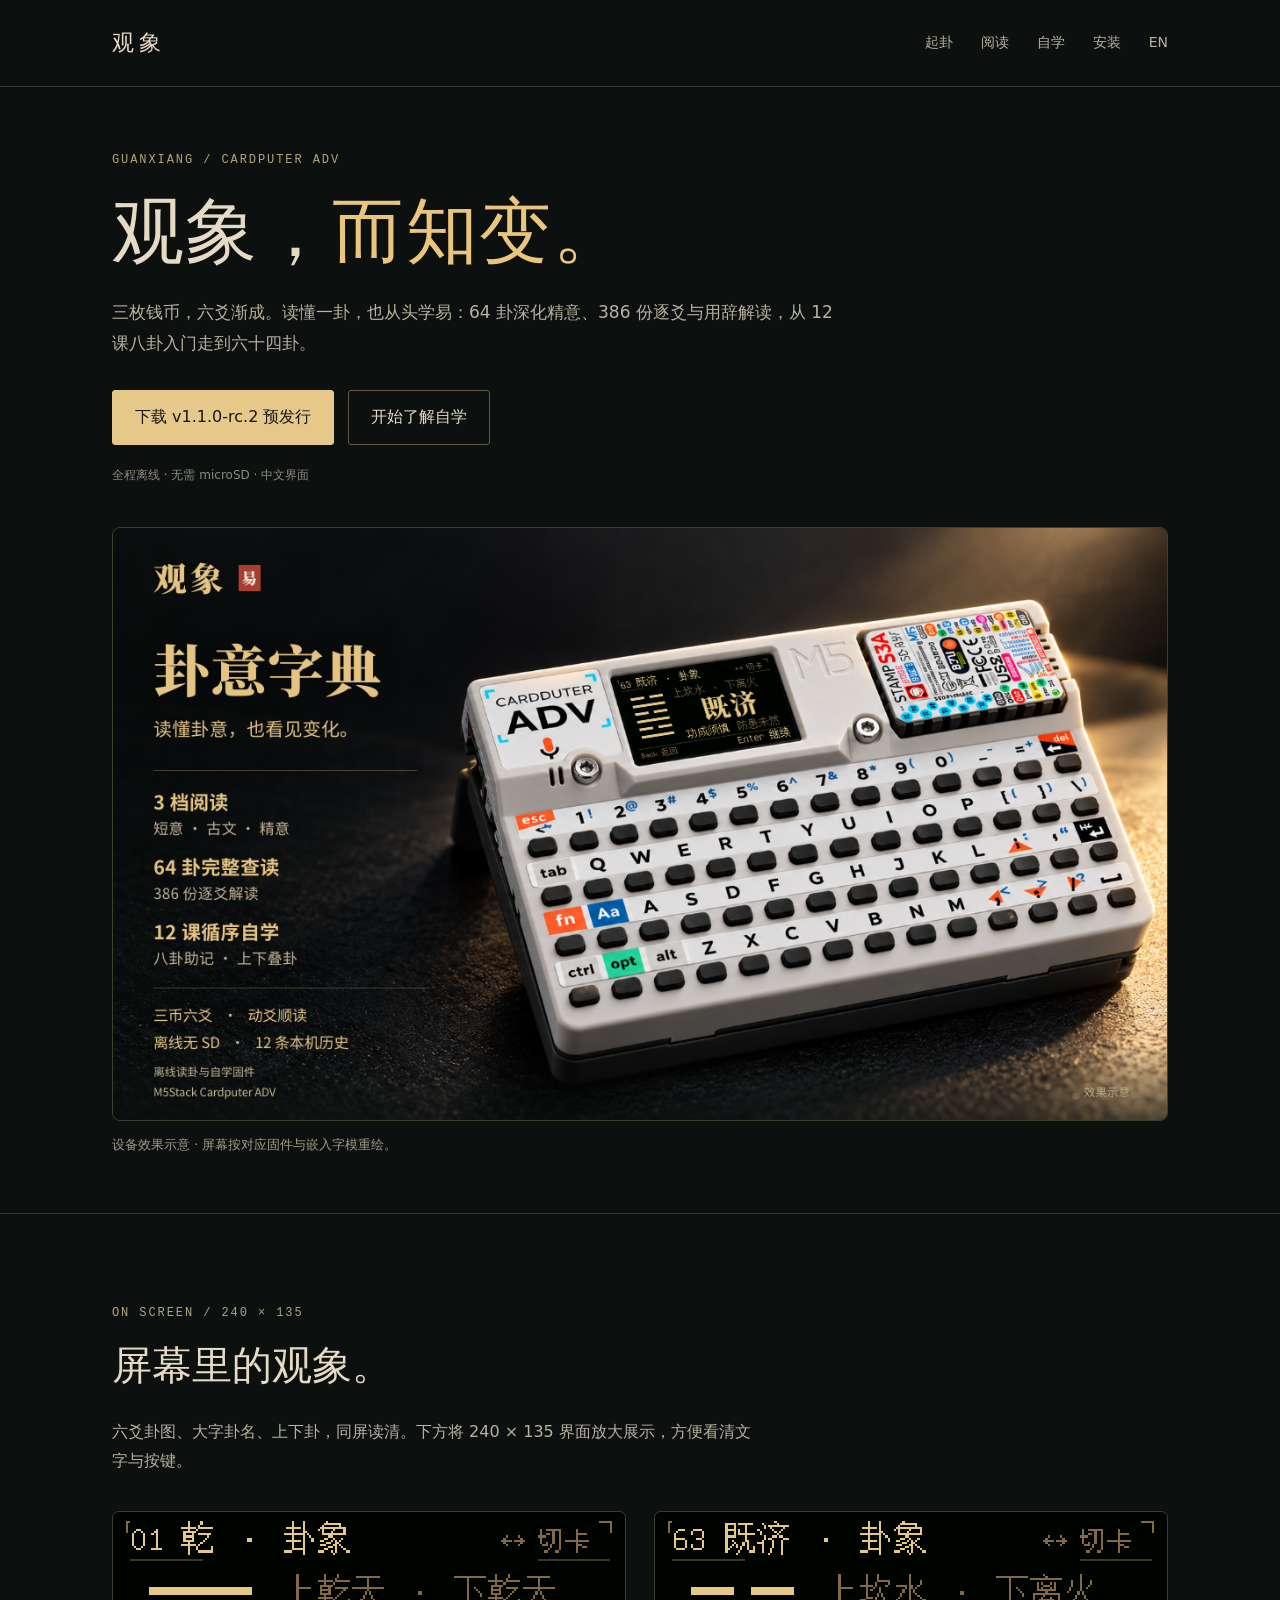
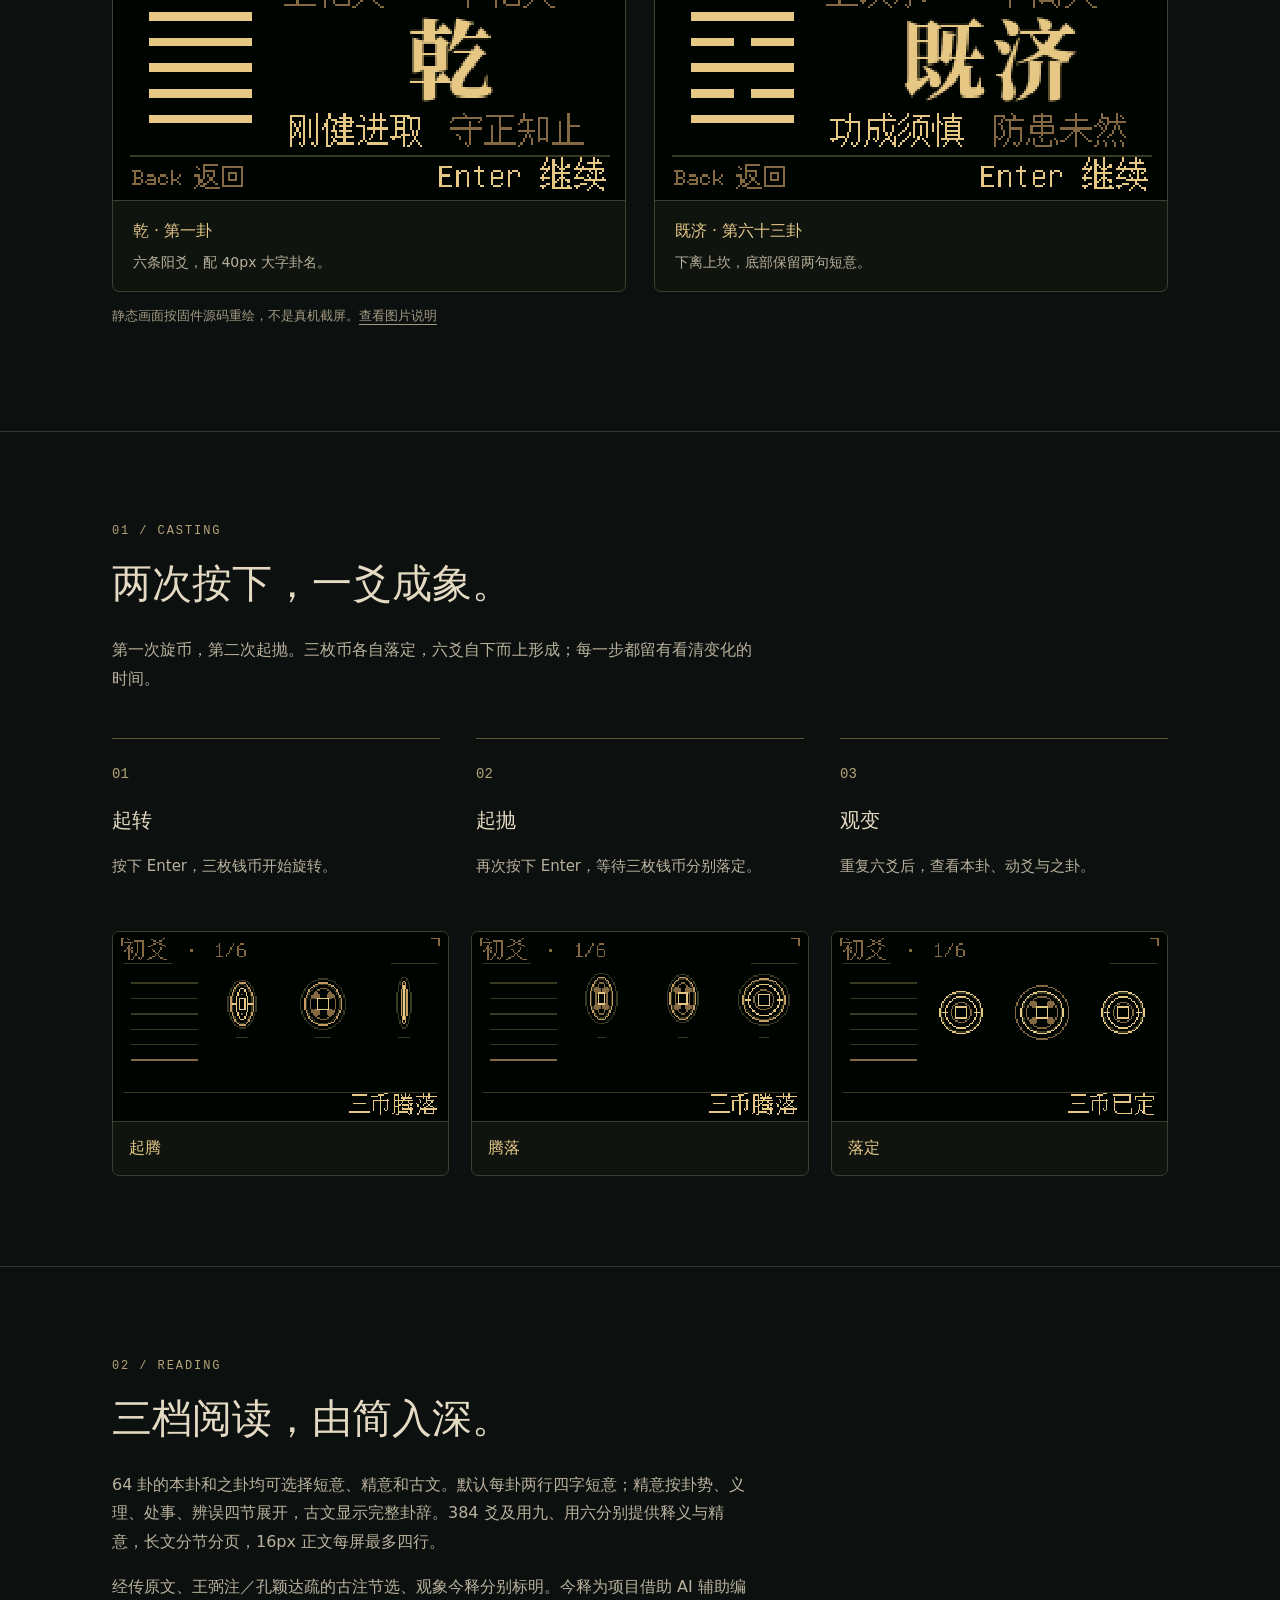
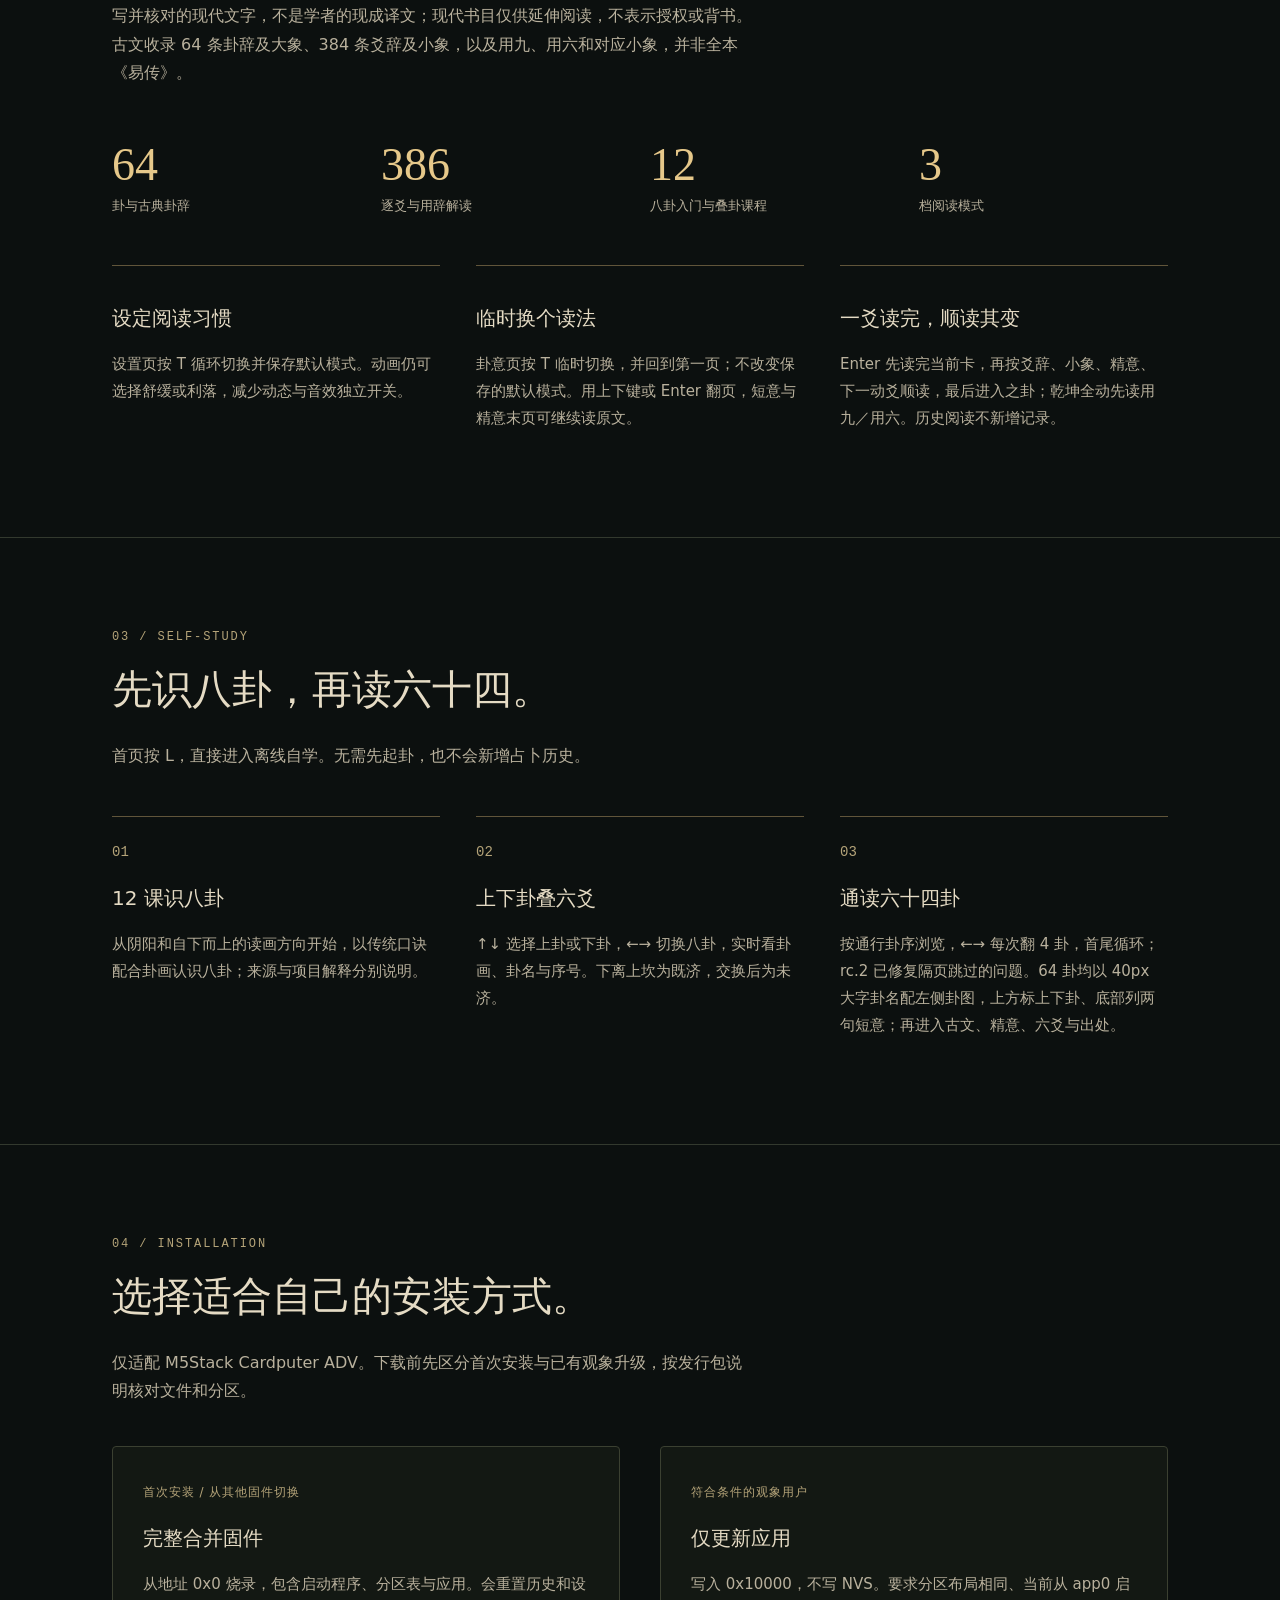
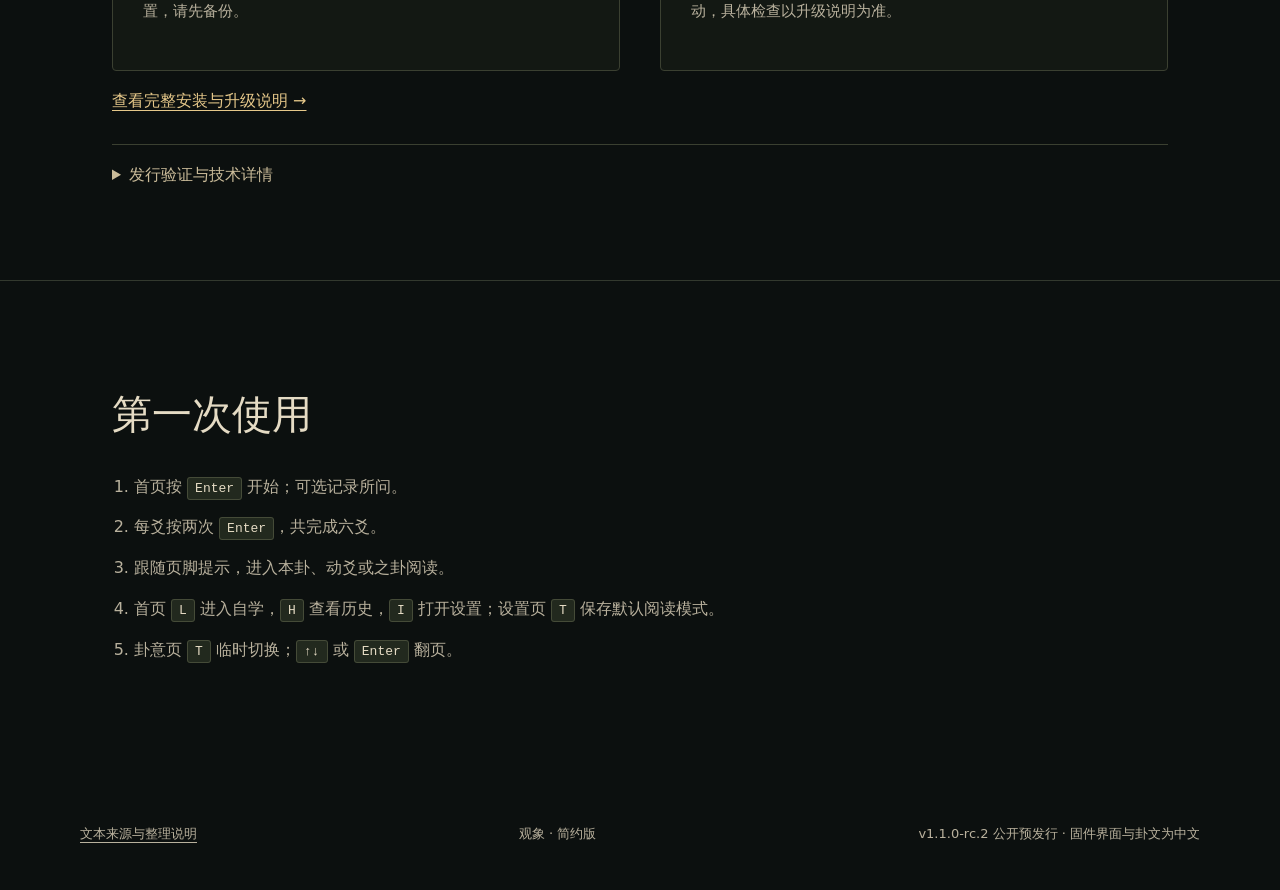
<file: docs/index.html>
<!doctype html>
<html lang="zh-CN"><head><meta charset="utf-8"><meta name="viewport" content="width=device-width,initial-scale=1"><meta name="theme-color" content="#0c100f"><meta name="description" content="面向 M5Stack Cardputer ADV 的离线三币六爻固件：64卦深化精意、386份逐爻解读与12课自学，兼有三币起卦和本机历史。"><title>观象 · 观象而知变</title><link rel="stylesheet" href="styles.css"></head><body>
<header><nav class="wrap" aria-label="Navigation"><a class="brand" href="#top">观象</a><div class="navlinks"><a class="wide" href="#casting">起卦</a><a class="wide" href="#reading">阅读</a><a class="wide" href="#study">自学</a><a class="wide" href="#install">安装</a><a href="en/" lang="en">EN</a></div></nav></header>
<main id="top"><section class="hero wrap"><div><div class="eyebrow">GUANXIANG / CARDPUTER ADV</div><h1>观象，<span>而知变。</span></h1><p class="lead">三枚钱币，六爻渐成。读懂一卦，也从头学易：64 卦深化精意、386 份逐爻与用辞解读，从 12 课八卦入门走到六十四卦。</p><div class="actions"><a class="button primary" href="https://github.com/Lyzbn/GuanXiang-Firmware/releases/tag/v1.1.0-rc.2">下载 v1.1.0-rc.2 预发行</a><a class="button" href="#study">开始了解自学</a></div><p class="meta">全程离线 · 无需 microSD · 中文界面</p></div><figure class="device-preview"><picture><source media="(max-width: 600px)" srcset="media/device-portrait.png" width="1080" height="1440"><img src="media/device-overview.png" width="1200" height="675" alt="Cardputer ADV 设备效果示意，屏幕为观象既济大字卦卡" fetchpriority="high"></picture><figcaption>设备效果示意 · 屏幕按对应固件与嵌入字模重绘。</figcaption></figure></section>
<section class="section" id="preview"><div class="wrap"><div class="intro"><div class="eyebrow">ON SCREEN / 240 × 135</div><h2>屏幕里的观象。</h2><p>六爻卦图、大字卦名、上下卦，同屏读清。下方将 240 × 135 界面放大展示，方便看清文字与按键。</p></div><div class="screen-grid"><figure class="screen-card"><img src="media/qian-native.png" width="240" height="135" alt="乾 · 第一卦" loading="lazy"><figcaption><strong>乾 · 第一卦</strong><span>六条阳爻，配 40px 大字卦名。</span></figcaption></figure><figure class="screen-card"><img src="media/jiji-native.png" width="240" height="135" alt="既济 · 第六十三卦" loading="lazy"><figcaption><strong>既济 · 第六十三卦</strong><span>下离上坎，底部保留两句短意。</span></figcaption></figure></div><p class="media-note">静态画面按固件源码重绘，不是真机截屏。<a href="https://github.com/Lyzbn/GuanXiang-Firmware/blob/main/docs/media/README.md">查看图片说明</a></p></div></section>
<section class="section" id="casting"><div class="wrap"><div class="intro"><div class="eyebrow">01 / CASTING</div><h2>两次按下，一爻成象。</h2><p>第一次旋币，第二次起抛。三枚币各自落定，六爻自下而上形成；每一步都留有看清变化的时间。</p></div><div class="grid"><article class="feature"><span class="number">01</span><h3>起转</h3><p>按下 Enter，三枚钱币开始旋转。</p></article><article class="feature"><span class="number">02</span><h3>起抛</h3><p>再次按下 Enter，等待三枚钱币分别落定。</p></article><article class="feature"><span class="number">03</span><h3>观变</h3><p>重复六爻后，查看本卦、动爻与之卦。</p></article></div><div class="screen-grid coin-grid"><figure class="screen-card"><img src="media/42-coin-rise-native.png" width="240" height="135" alt="三币：起腾" loading="lazy"><figcaption><strong>起腾</strong></figcaption></figure><figure class="screen-card"><img src="media/43-coin-apex-native.png" width="240" height="135" alt="三币：腾落" loading="lazy"><figcaption><strong>腾落</strong></figcaption></figure><figure class="screen-card"><img src="media/48-coin-settled-native.png" width="240" height="135" alt="三币：落定" loading="lazy"><figcaption><strong>落定</strong></figcaption></figure></div></div></section>
<section class="section" id="reading"><div class="wrap"><div class="intro"><div class="eyebrow">02 / READING</div><h2>三档阅读，由简入深。</h2><p>64 卦的本卦和之卦均可选择短意、精意和古文。默认每卦两行四字短意；精意按卦势、义理、处事、辨误四节展开，古文显示完整卦辞。384 爻及用九、用六分别提供释义与精意，长文分节分页，16px 正文每屏最多四行。</p><p>经传原文、王弼注／孔颖达疏的古注节选、观象今释分别标明。今释为项目借助 AI 辅助编写并核对的现代文字，不是学者的现成译文；现代书目仅供延伸阅读，不表示授权或背书。古文收录 64 条卦辞及大象、384 条爻辞及小象，以及用九、用六和对应小象，并非全本《易传》。</p></div><div class="facts"><div class="fact"><strong>64</strong><span>卦与古典卦辞</span></div><div class="fact"><strong>386</strong><span>逐爻与用辞解读</span></div><div class="fact"><strong>12</strong><span>八卦入门与叠卦课程</span></div><div class="fact"><strong>3</strong><span>档阅读模式</span></div></div><div class="grid"><article class="feature"><h3>设定阅读习惯</h3><p>设置页按 T 循环切换并保存默认模式。动画仍可选择舒缓或利落，减少动态与音效独立开关。</p></article><article class="feature"><h3>临时换个读法</h3><p>卦意页按 T 临时切换，并回到第一页；不改变保存的默认模式。用上下键或 Enter 翻页，短意与精意末页可继续读原文。</p></article><article class="feature"><h3>一爻读完，顺读其变</h3><p>Enter 先读完当前卡，再按爻辞、小象、精意、下一动爻顺读，最后进入之卦；乾坤全动先读用九／用六。历史阅读不新增记录。</p></article></div></div></section>
<section class="section" id="study"><div class="wrap"><div class="intro"><div class="eyebrow">03 / SELF-STUDY</div><h2>先识八卦，再读六十四。</h2><p>首页按 L，直接进入离线自学。无需先起卦，也不会新增占卜历史。</p></div><div class="grid"><article class="feature"><span class="number">01</span><h3>12 课识八卦</h3><p>从阴阳和自下而上的读画方向开始，以传统口诀配合卦画认识八卦；来源与项目解释分别说明。</p></article><article class="feature"><span class="number">02</span><h3>上下卦叠六爻</h3><p>↑↓ 选择上卦或下卦，←→ 切换八卦，实时看卦画、卦名与序号。下离上坎为既济，交换后为未济。</p></article><article class="feature"><span class="number">03</span><h3>通读六十四卦</h3><p>按通行卦序浏览，←→ 每次翻 4 卦，首尾循环；rc.2 已修复隔页跳过的问题。64 卦均以 40px 大字卦名配左侧卦图，上方标上下卦、底部列两句短意；再进入古文、精意、六爻与出处。</p></article></div></div></section>
<section class="section" id="install"><div class="wrap"><div class="intro"><div class="eyebrow">04 / INSTALLATION</div><h2>选择适合自己的安装方式。</h2><p>仅适配 M5Stack Cardputer ADV。下载前先区分首次安装与已有观象升级，按发行包说明核对文件和分区。</p></div><div class="install"><article class="card"><span class="tag">首次安装 / 从其他固件切换</span><h3>完整合并固件</h3><p>从地址 0x0 烧录，包含启动程序、分区表与应用。会重置历史和设置，请先备份。</p></article><article class="card"><span class="tag">符合条件的观象用户</span><h3>仅更新应用</h3><p>写入 0x10000，不写 NVS。要求分区布局相同、当前从 app0 启动，具体检查以升级说明为准。</p></article></div><p><a class="text-link" href="https://github.com/Lyzbn/GuanXiang-Firmware/blob/main/INSTALL.md">查看完整安装与升级说明 →</a></p><details class="validation"><summary>发行验证与技术详情</summary><p class="notice">v1.1.0-rc.2 修复自学目录翻页；修复提交 96057ad，固定源码 CI 40195260690 使用同树提交 fd68d201 并通过。239,345 项原生检查全部通过；自学 5,362 个布局／34,342 个边界无错误。选定 Linux 应用为 1,567,664 字节。仅写 app0、独立 Flash 核验、NVS 保留及 20 秒启动烟测通过；用户确认启动、旧数据保留、目录首尾正反翻页和第 64 卦打开返回正常。完整起卦与 USB／电池冷启动为 rc.1 的历史验收，本轮未重测。当前仍为预发行，源码版本元数据保留 1.1.0-dev。</p></details></div></section>
<section class="section"><div class="wrap"><h2>第一次使用</h2><ol><li>首页按 <kbd>Enter</kbd> 开始；可选记录所问。</li><li>每爻按两次 <kbd>Enter</kbd>，共完成六爻。</li><li>跟随页脚提示，进入本卦、动爻或之卦阅读。</li><li>首页 <kbd>L</kbd> 进入自学，<kbd>H</kbd> 查看历史，<kbd>I</kbd> 打开设置；设置页 <kbd>T</kbd> 保存默认阅读模式。</li><li>卦意页 <kbd>T</kbd> 临时切换；<kbd>↑↓</kbd> 或 <kbd>Enter</kbd> 翻页。</li></ol></div></section></main>
<footer class="footer wrap"><div class="footer-inner"><p><a href="https://github.com/Lyzbn/GuanXiang-Firmware/blob/main/TEXT_SOURCES.md">文本来源与整理说明</a></p><p>观象 · 简约版</p><p>v1.1.0-rc.2 公开预发行 · 固件界面与卦文为中文</p></div></footer></body></html>
</file>
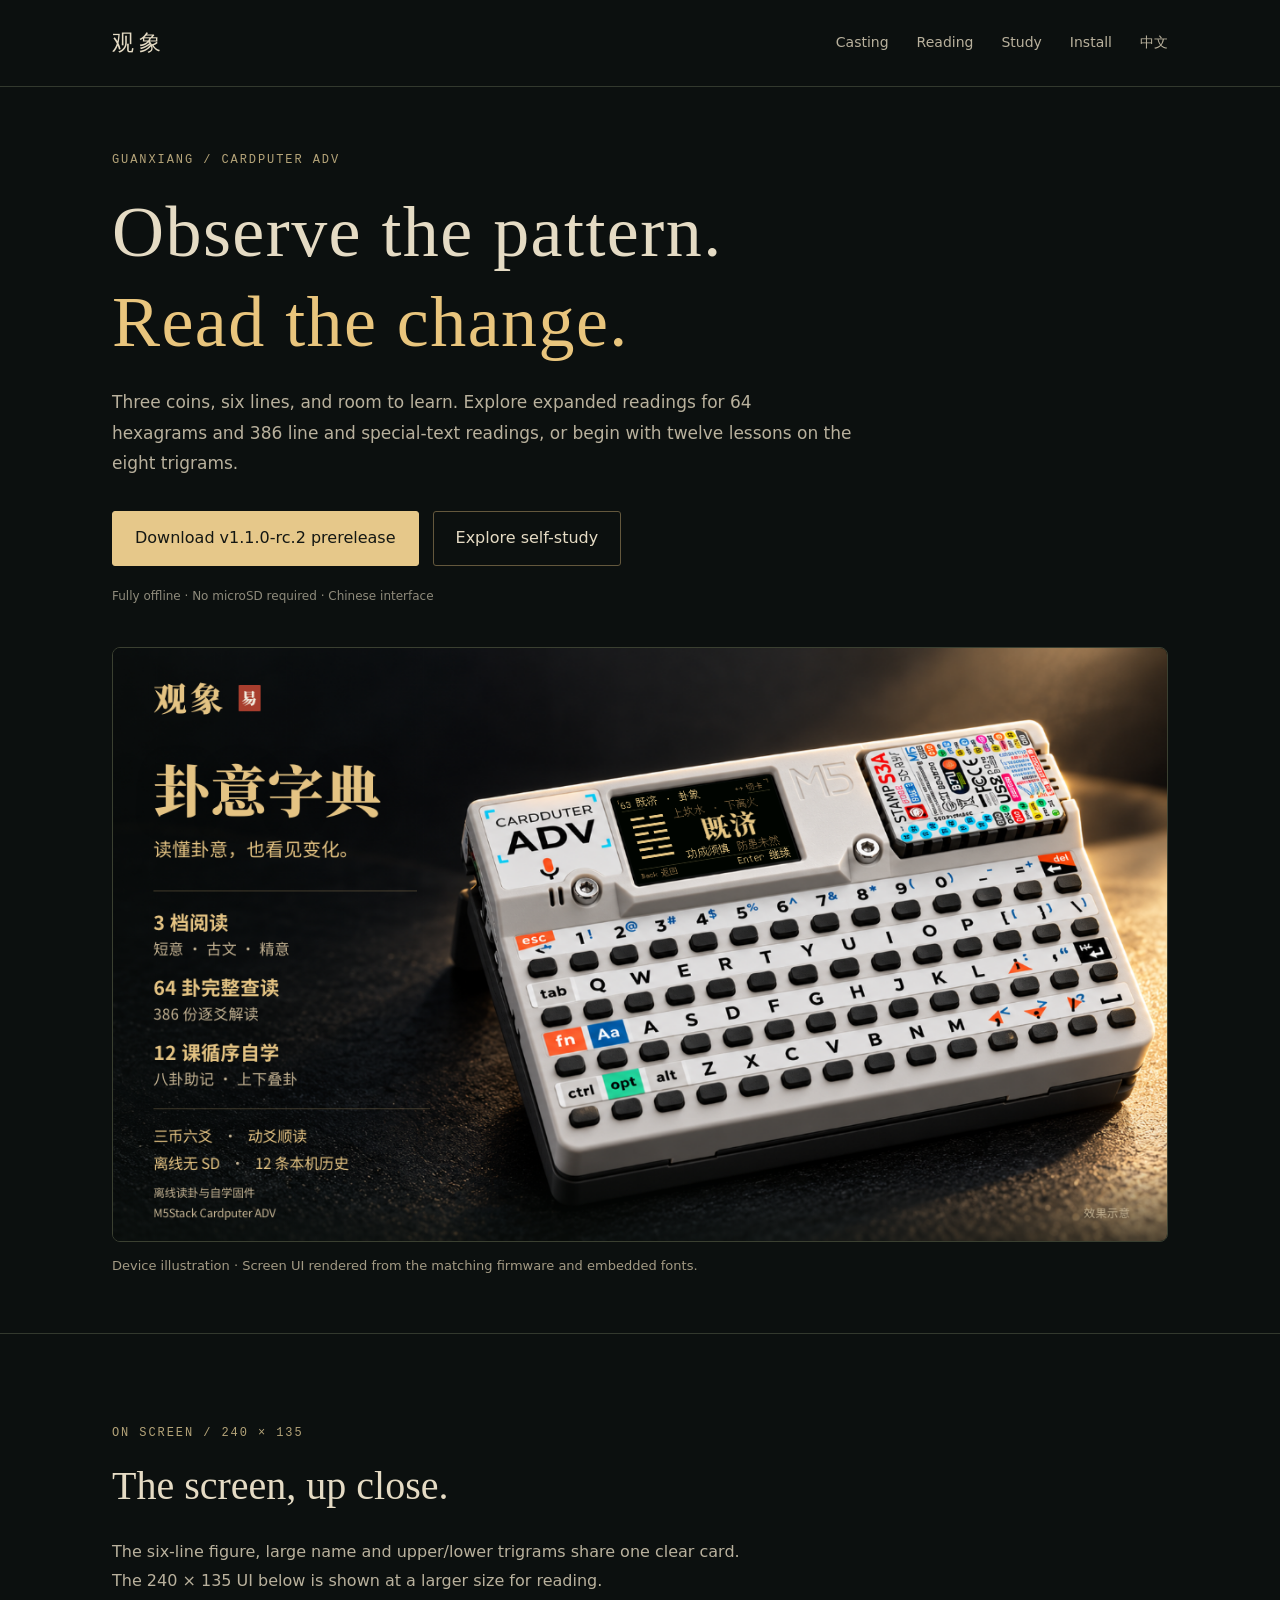
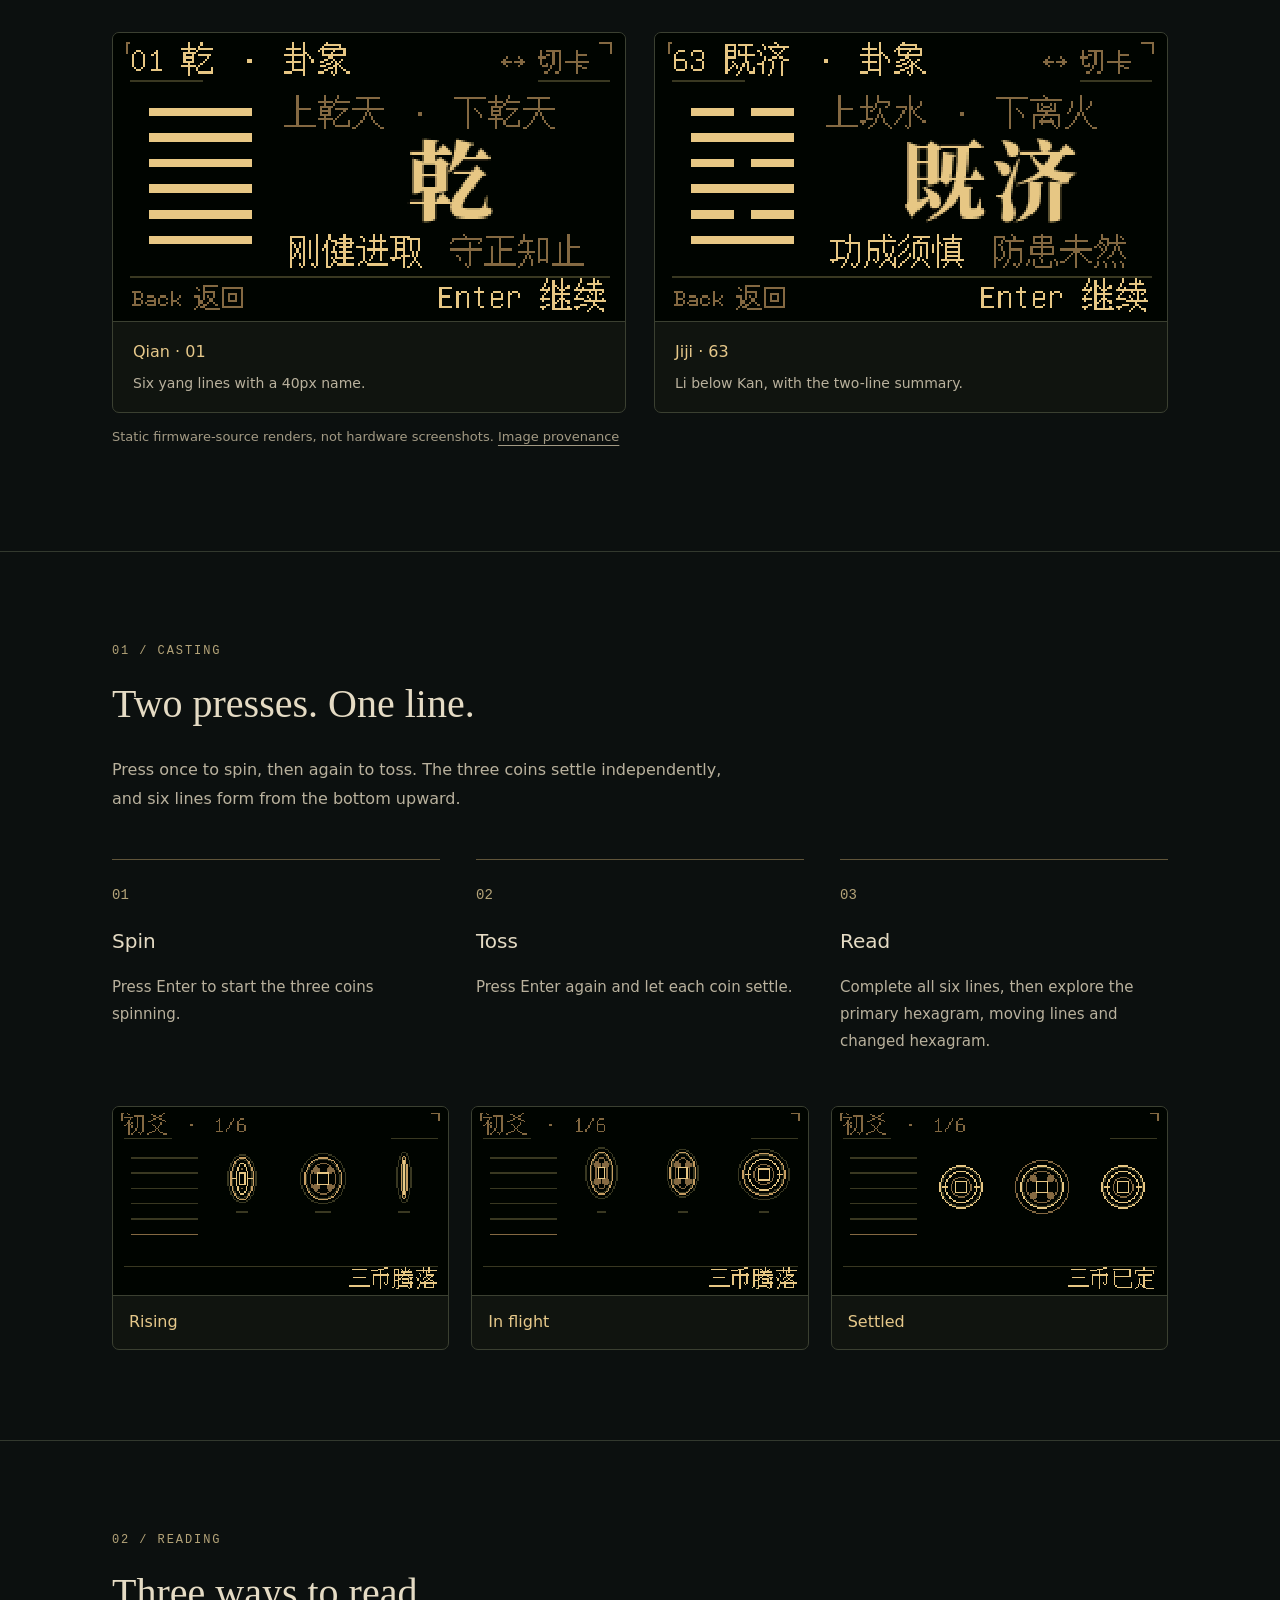
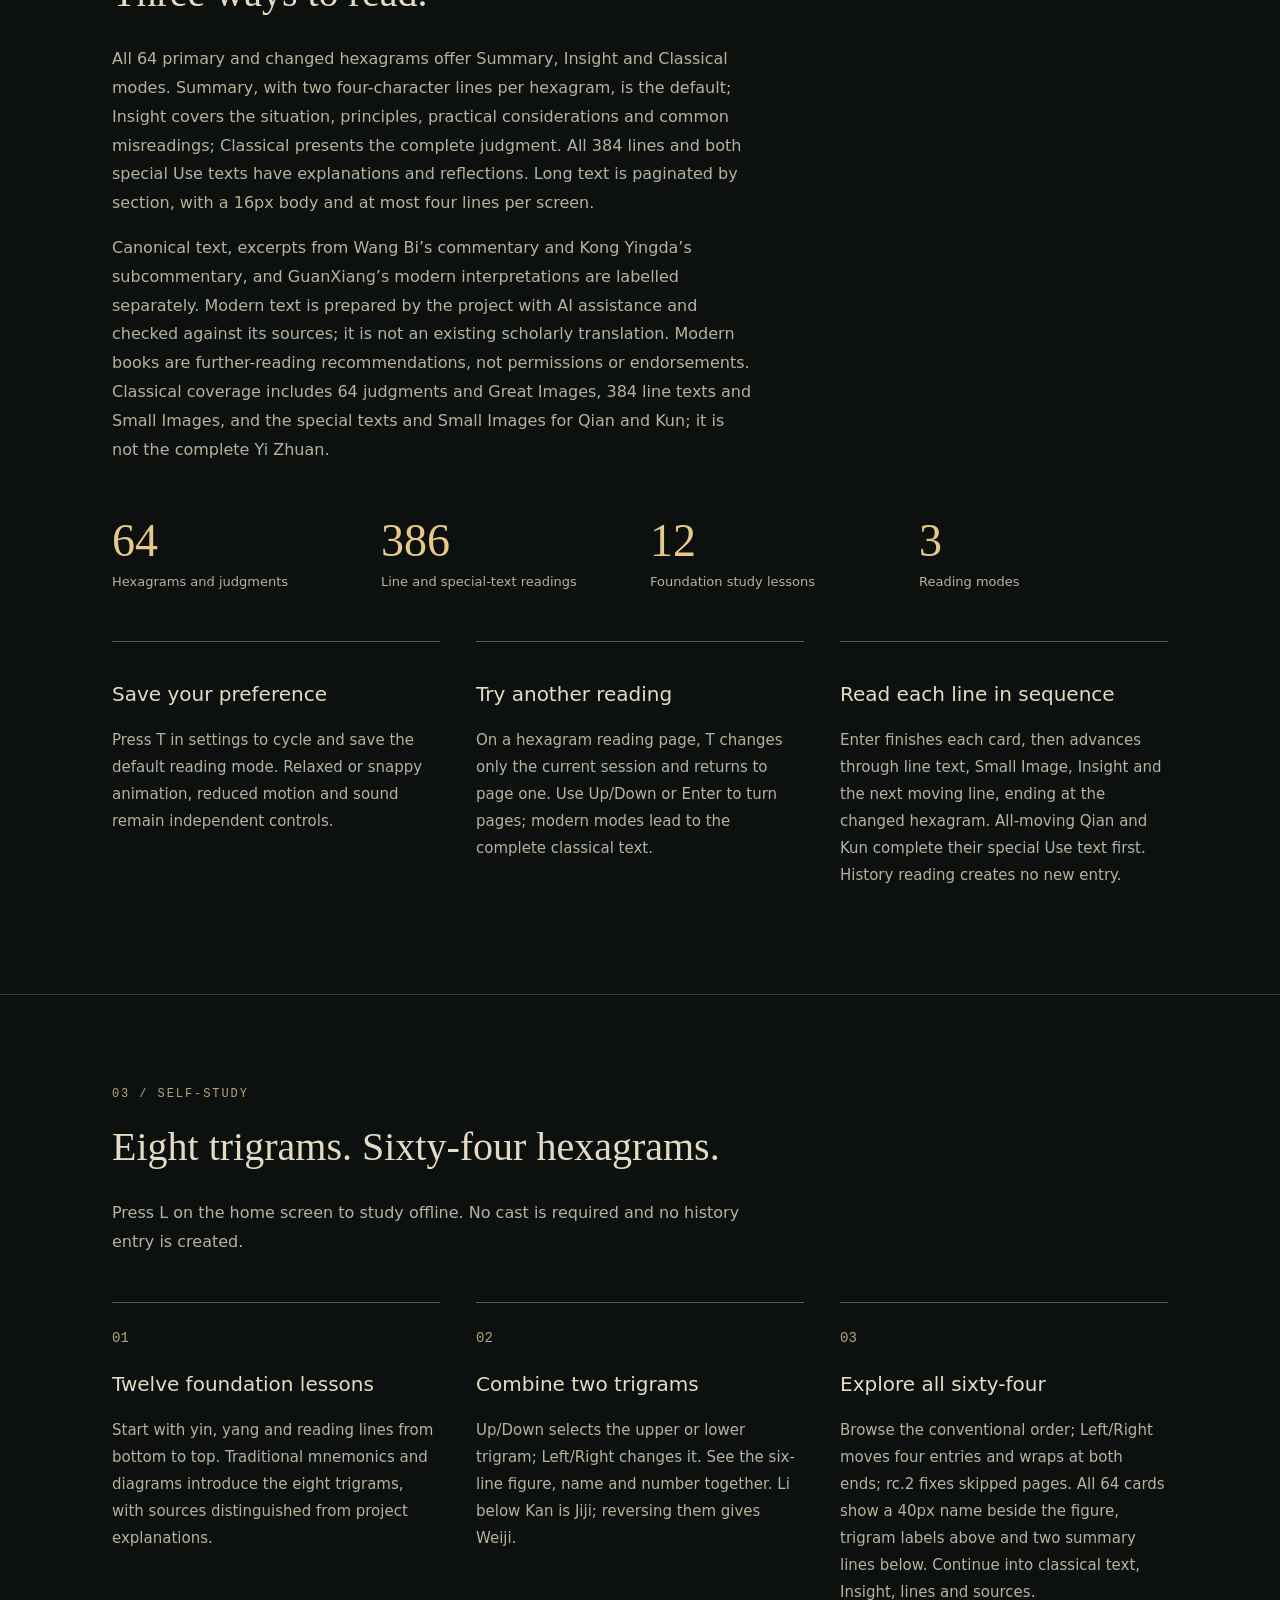
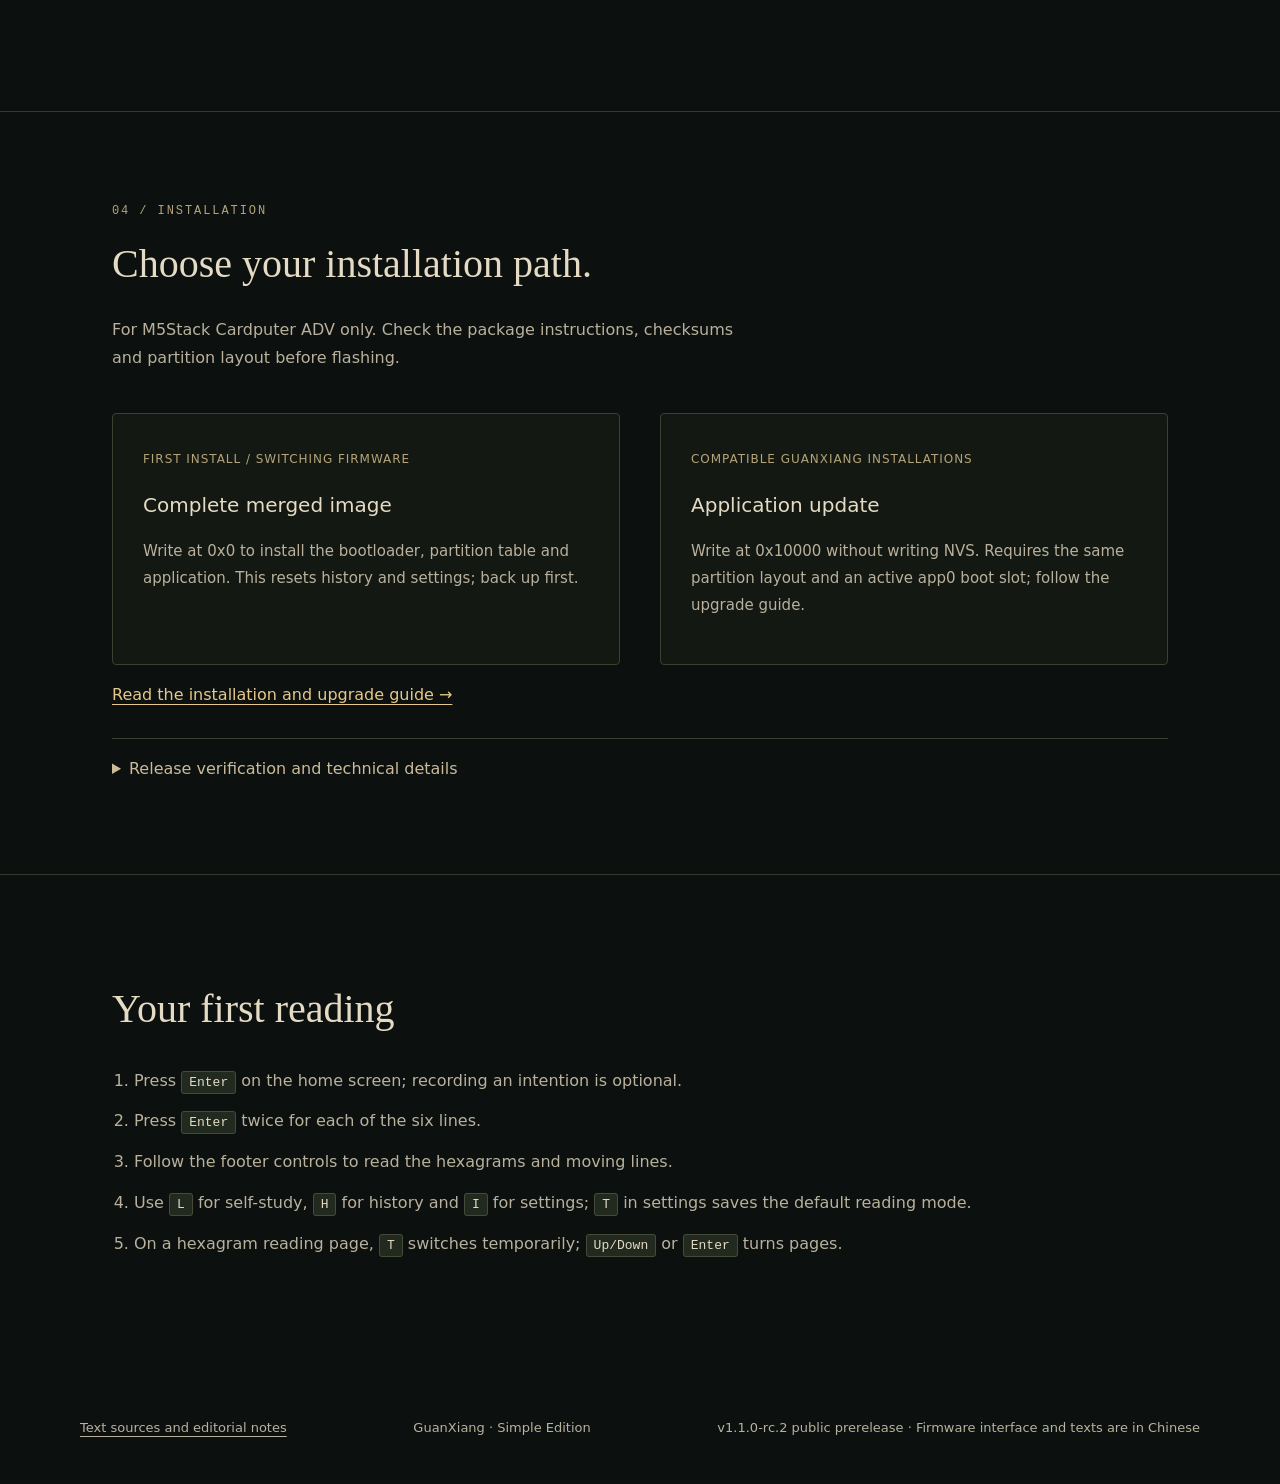
<file: docs/en/index.html>
<!doctype html>
<html lang="en"><head><meta charset="utf-8"><meta name="viewport" content="width=device-width,initial-scale=1"><meta name="theme-color" content="#0c100f"><meta name="description" content="An offline three-coin I Ching firmware for M5Stack Cardputer ADV, with expanded readings for 64 hexagrams, 386 line readings, twelve study lessons, casting and local history."><title>GuanXiang · Observe the pattern, read the change</title><link rel="stylesheet" href="../styles.css"></head><body>
<header><nav class="wrap" aria-label="Navigation"><a class="brand" href="#top">观象</a><div class="navlinks"><a class="wide" href="#casting">Casting</a><a class="wide" href="#reading">Reading</a><a class="wide" href="#study">Study</a><a class="wide" href="#install">Install</a><a href="../" lang="zh-CN">中文</a></div></nav></header>
<main id="top"><section class="hero wrap"><div><div class="eyebrow">GUANXIANG / CARDPUTER ADV</div><h1>Observe the pattern.<span>Read the change.</span></h1><p class="lead">Three coins, six lines, and room to learn. Explore expanded readings for 64 hexagrams and 386 line and special-text readings, or begin with twelve lessons on the eight trigrams.</p><div class="actions"><a class="button primary" href="https://github.com/Lyzbn/GuanXiang-Firmware/releases/tag/v1.1.0-rc.2">Download v1.1.0-rc.2 prerelease</a><a class="button" href="#study">Explore self-study</a></div><p class="meta">Fully offline · No microSD required · Chinese interface</p></div><figure class="device-preview"><picture><source media="(max-width: 600px)" srcset="../media/device-portrait.png" width="1080" height="1440"><img src="../media/device-overview.png" width="1200" height="675" alt="GuanXiang on a Cardputer ADV, showing the Jiji hexagram card; device illustration" fetchpriority="high"></picture><figcaption>Device illustration · Screen UI rendered from the matching firmware and embedded fonts.</figcaption></figure></section>
<section class="section" id="preview"><div class="wrap"><div class="intro"><div class="eyebrow">ON SCREEN / 240 × 135</div><h2>The screen, up close.</h2><p>The six-line figure, large name and upper/lower trigrams share one clear card. The 240 × 135 UI below is shown at a larger size for reading.</p></div><div class="screen-grid"><figure class="screen-card"><img src="../media/qian-native.png" width="240" height="135" alt="Qian · 01" loading="lazy"><figcaption><strong>Qian · 01</strong><span>Six yang lines with a 40px name.</span></figcaption></figure><figure class="screen-card"><img src="../media/jiji-native.png" width="240" height="135" alt="Jiji · 63" loading="lazy"><figcaption><strong>Jiji · 63</strong><span>Li below Kan, with the two-line summary.</span></figcaption></figure></div><p class="media-note">Static firmware-source renders, not hardware screenshots. <a href="https://github.com/Lyzbn/GuanXiang-Firmware/blob/main/docs/media/README.md">Image provenance</a></p></div></section>
<section class="section" id="casting"><div class="wrap"><div class="intro"><div class="eyebrow">01 / CASTING</div><h2>Two presses. One line.</h2><p>Press once to spin, then again to toss. The three coins settle independently, and six lines form from the bottom upward.</p></div><div class="grid"><article class="feature"><span class="number">01</span><h3>Spin</h3><p>Press Enter to start the three coins spinning.</p></article><article class="feature"><span class="number">02</span><h3>Toss</h3><p>Press Enter again and let each coin settle.</p></article><article class="feature"><span class="number">03</span><h3>Read</h3><p>Complete all six lines, then explore the primary hexagram, moving lines and changed hexagram.</p></article></div><div class="screen-grid coin-grid"><figure class="screen-card"><img src="../media/42-coin-rise-native.png" width="240" height="135" alt="Three coins: Rising" loading="lazy"><figcaption><strong>Rising</strong></figcaption></figure><figure class="screen-card"><img src="../media/43-coin-apex-native.png" width="240" height="135" alt="Three coins: In flight" loading="lazy"><figcaption><strong>In flight</strong></figcaption></figure><figure class="screen-card"><img src="../media/48-coin-settled-native.png" width="240" height="135" alt="Three coins: Settled" loading="lazy"><figcaption><strong>Settled</strong></figcaption></figure></div></div></section>
<section class="section" id="reading"><div class="wrap"><div class="intro"><div class="eyebrow">02 / READING</div><h2>Three ways to read.</h2><p>All 64 primary and changed hexagrams offer Summary, Insight and Classical modes. Summary, with two four-character lines per hexagram, is the default; Insight covers the situation, principles, practical considerations and common misreadings; Classical presents the complete judgment. All 384 lines and both special Use texts have explanations and reflections. Long text is paginated by section, with a 16px body and at most four lines per screen.</p><p>Canonical text, excerpts from Wang Bi’s commentary and Kong Yingda’s subcommentary, and GuanXiang’s modern interpretations are labelled separately. Modern text is prepared by the project with AI assistance and checked against its sources; it is not an existing scholarly translation. Modern books are further-reading recommendations, not permissions or endorsements. Classical coverage includes 64 judgments and Great Images, 384 line texts and Small Images, and the special texts and Small Images for Qian and Kun; it is not the complete Yi Zhuan.</p></div><div class="facts"><div class="fact"><strong>64</strong><span>Hexagrams and judgments</span></div><div class="fact"><strong>386</strong><span>Line and special-text readings</span></div><div class="fact"><strong>12</strong><span>Foundation study lessons</span></div><div class="fact"><strong>3</strong><span>Reading modes</span></div></div><div class="grid"><article class="feature"><h3>Save your preference</h3><p>Press T in settings to cycle and save the default reading mode. Relaxed or snappy animation, reduced motion and sound remain independent controls.</p></article><article class="feature"><h3>Try another reading</h3><p>On a hexagram reading page, T changes only the current session and returns to page one. Use Up/Down or Enter to turn pages; modern modes lead to the complete classical text.</p></article><article class="feature"><h3>Read each line in sequence</h3><p>Enter finishes each card, then advances through line text, Small Image, Insight and the next moving line, ending at the changed hexagram. All-moving Qian and Kun complete their special Use text first. History reading creates no new entry.</p></article></div></div></section>
<section class="section" id="study"><div class="wrap"><div class="intro"><div class="eyebrow">03 / SELF-STUDY</div><h2>Eight trigrams. Sixty-four hexagrams.</h2><p>Press L on the home screen to study offline. No cast is required and no history entry is created.</p></div><div class="grid"><article class="feature"><span class="number">01</span><h3>Twelve foundation lessons</h3><p>Start with yin, yang and reading lines from bottom to top. Traditional mnemonics and diagrams introduce the eight trigrams, with sources distinguished from project explanations.</p></article><article class="feature"><span class="number">02</span><h3>Combine two trigrams</h3><p>Up/Down selects the upper or lower trigram; Left/Right changes it. See the six-line figure, name and number together. Li below Kan is Jiji; reversing them gives Weiji.</p></article><article class="feature"><span class="number">03</span><h3>Explore all sixty-four</h3><p>Browse the conventional order; Left/Right moves four entries and wraps at both ends; rc.2 fixes skipped pages. All 64 cards show a 40px name beside the figure, trigram labels above and two summary lines below. Continue into classical text, Insight, lines and sources.</p></article></div></div></section>
<section class="section" id="install"><div class="wrap"><div class="intro"><div class="eyebrow">04 / INSTALLATION</div><h2>Choose your installation path.</h2><p>For M5Stack Cardputer ADV only. Check the package instructions, checksums and partition layout before flashing.</p></div><div class="install"><article class="card"><span class="tag">FIRST INSTALL / SWITCHING FIRMWARE</span><h3>Complete merged image</h3><p>Write at 0x0 to install the bootloader, partition table and application. This resets history and settings; back up first.</p></article><article class="card"><span class="tag">COMPATIBLE GUANXIANG INSTALLATIONS</span><h3>Application update</h3><p>Write at 0x10000 without writing NVS. Requires the same partition layout and an active app0 boot slot; follow the upgrade guide.</p></article></div><p><a class="text-link" href="https://github.com/Lyzbn/GuanXiang-Firmware/blob/main/INSTALL.md">Read the installation and upgrade guide →</a></p><details class="validation"><summary>Release verification and technical details</summary><p class="notice">v1.1.0-rc.2 fixes self-study catalogue pagination. Fix 96057ad and CI checkout fd68d201 have the same tree; fixed-source CI 40195260690 passed. All 239,345 native checks passed; study audits covered 5,362 layouts / 34,342 bounds with zero errors. The selected Linux app is 1,567,664 bytes. App-only writing, independent Flash verification, NVS preservation and a 20-second boot smoke test passed. The user confirmed startup, retained data, forward/backward catalogue wrapping, and opening hexagram 64 and returning correctly. Full casting and USB/battery cold starts were accepted on rc.1 and were not repeated this round. This remains a prerelease with source-version metadata 1.1.0-dev.</p></details></div></section>
<section class="section"><div class="wrap"><h2>Your first reading</h2><ol><li>Press <kbd>Enter</kbd> on the home screen; recording an intention is optional.</li><li>Press <kbd>Enter</kbd> twice for each of the six lines.</li><li>Follow the footer controls to read the hexagrams and moving lines.</li><li>Use <kbd>L</kbd> for self-study, <kbd>H</kbd> for history and <kbd>I</kbd> for settings; <kbd>T</kbd> in settings saves the default reading mode.</li><li>On a hexagram reading page, <kbd>T</kbd> switches temporarily; <kbd>Up/Down</kbd> or <kbd>Enter</kbd> turns pages.</li></ol></div></section></main>
<footer class="footer wrap"><div class="footer-inner"><p><a href="https://github.com/Lyzbn/GuanXiang-Firmware/blob/main/TEXT_SOURCES.md">Text sources and editorial notes</a></p><p>GuanXiang · Simple Edition</p><p>v1.1.0-rc.2 public prerelease · Firmware interface and texts are in Chinese</p></div></footer></body></html>
</file>
<file: docs/styles.css>
*{box-sizing:border-box}html{scroll-behavior:smooth}body{margin:0;background:#0c100f;color:#e5dbc4;font:16px/1.8 system-ui,-apple-system,"PingFang SC","Microsoft YaHei",sans-serif}a{color:inherit;text-underline-offset:4px}a:focus-visible,button:focus-visible{outline:2px solid #f0d794;outline-offset:6px}.wrap{max-width:1120px;margin:auto;padding:0 32px}header{border-bottom:1px solid #33392e}nav{min-height:86px;display:flex;align-items:center;justify-content:space-between;gap:20px}.brand{text-decoration:none;letter-spacing:.22em;font-size:22px}.navlinks{display:flex;gap:28px;font-size:14px}.navlinks a{text-decoration:none;color:#b9b19d}.hero{min-height:690px;display:grid;grid-template-columns:1.3fr 1fr;align-items:center;gap:70px;padding-top:90px;padding-bottom:100px}.eyebrow{font:12px/1.5 ui-monospace,monospace;letter-spacing:.16em;color:#b5a479;text-transform:uppercase}h1{font:500 clamp(42px,6vw,72px)/1.25 "Songti SC","Noto Serif CJK SC",serif;letter-spacing:.02em;margin:28px 0}h1 span{display:block;color:#e9c57d}h2{font:500 clamp(28px,4vw,40px)/1.4 "Songti SC",serif;margin:16px 0 24px}h3{font-size:20px;font-weight:500;margin:14px 0 10px}p{color:#b9b19d}.lead{max-width:540px;font-size:17px}.actions{display:flex;flex-wrap:wrap;gap:14px;margin-top:32px}.button{display:inline-block;padding:12px 22px;border:1px solid #64583d;text-decoration:none;border-radius:3px}.button.primary{background:#e6c88a;color:#141713;border-color:#e6c88a}.meta{font-size:12px;color:#8f8b7c;margin-top:20px}.ritual{position:relative;aspect-ratio:1;border:1px solid #383d31;border-radius:50%;display:grid;place-items:center;background:radial-gradient(circle,#e6c88a07,transparent 72%)}.ritual:before{content:"";position:absolute;inset:26px;border:1px solid #383d31;border-radius:50%}.hexagram{width:150px;display:grid;gap:16px}.yao{height:13px;background:#d5b979;position:relative}.yao.yin{background:linear-gradient(to right,#d5b979 44%,transparent 44%,transparent 56%,#d5b979 56%)}.yao.moving:after{content:"";position:absolute;right:-30px;top:3px;background:#b45842;width:7px;height:7px;border-radius:50%}.ritual-label{position:absolute;bottom:32px;font-size:12px;letter-spacing:.2em;color:#9f936e}.section{padding:90px 0;border-top:1px solid #33392e}.intro{max-width:640px}.grid{display:grid;grid-template-columns:repeat(3,1fr);gap:36px;margin-top:45px}.number{font:14px ui-monospace,monospace;color:#b5a479}.feature{border-top:1px solid #61553a;padding-top:20px}.feature p{font-size:15px}.facts{display:grid;grid-template-columns:repeat(4,1fr);gap:20px;margin-top:50px}.fact strong{display:block;font:46px "Songti SC",serif;color:#e6c88a}.fact span{font-size:13px;color:#b9b19d}.install{display:grid;grid-template-columns:1fr 1fr;gap:40px;margin-top:40px}.card{padding:30px;background:#131813;border:1px solid #3b4031;border-radius:4px}.tag{font-size:12px;color:#b5a479;letter-spacing:.08em}.card p{font-size:15px}ol{padding-left:22px;color:#b9b19d}li{padding:6px 0}kbd{font:13px ui-monospace,monospace;background:#22291e;padding:3px 7px;border:1px solid #454b38;border-radius:3px;color:#e5dbc4}.notice{border-left:2px solid #a67748;padding-left:18px;font-size:14px;margin-top:30px}.footer{padding:45px 0;color:#928b77;font-size:13px}.footer-inner{display:flex;justify-content:space-between;gap:25px}.footer p{margin:0}code{font-size:.85em}::selection{background:#776137;color:white}@media(max-width:760px){.wrap{padding-left:24px;padding-right:24px}nav{min-height:74px}.navlinks{gap:16px}.navlinks .wide{display:none}.hero{grid-template-columns:1fr;gap:52px;min-height:0;padding-top:60px;padding-bottom:65px}.ritual{width:min(100%,340px);margin:auto}.hero h1{font-size:46px}.grid,.install{grid-template-columns:1fr;gap:24px}.facts{grid-template-columns:1fr 1fr;gap:28px}.section{padding:60px 0}.footer-inner{display:block}.footer p+p{margin-top:16px}}@media(prefers-reduced-motion:reduce){html{scroll-behavior:auto}}
/* Device and native-UI previews share the approved release media. */
.hero{display:block;min-height:0;padding-top:64px;padding-bottom:56px}
.hero>div{max-width:790px}.hero h1{margin-top:18px;margin-bottom:20px}.hero h1 span{display:inline}.hero:lang(en) h1 span{display:block}
.hero .lead{max-width:740px}.device-preview{margin:40px 0 0}.device-preview img{display:block;width:100%;height:auto;border:1px solid #3b4031;border-radius:8px}
.device-preview figcaption,.media-note{font-size:13px;color:#a39a84;margin-top:12px}
.screen-grid{display:grid;grid-template-columns:repeat(2,minmax(0,1fr));gap:28px;margin-top:36px}
.screen-card{min-width:0;margin:0;border:1px solid #3b4031;border-radius:7px;background:#10140f;overflow:hidden}
.screen-card img{display:block;width:100%;height:auto;image-rendering:pixelated;background:#030700}
.screen-card figcaption{padding:16px 20px;border-top:1px solid #3b4031}.screen-card strong{display:block;font-size:16px;font-weight:500;color:#e6c88a}.screen-card span{display:block;margin-top:4px;color:#b9b19d;font-size:14px}
.coin-grid{grid-template-columns:repeat(3,minmax(0,1fr));gap:22px}.coin-grid figcaption{padding:12px 16px}
.validation{margin-top:28px;border-top:1px solid #3b4031;padding-top:16px}.validation summary{cursor:pointer;color:#cabb99}.validation .notice{margin-top:20px}.text-link{color:#e6c88a}
@media(max-width:760px){.hero{padding-top:42px;padding-bottom:42px}.hero h1{font-size:40px}.hero h1 span{display:block}.device-preview{margin-top:30px}.screen-grid{grid-template-columns:1fr;gap:24px}.coin-grid{max-width:480px}.screen-card figcaption{padding:14px 16px}.media-note{max-width:32em}}
</file>
